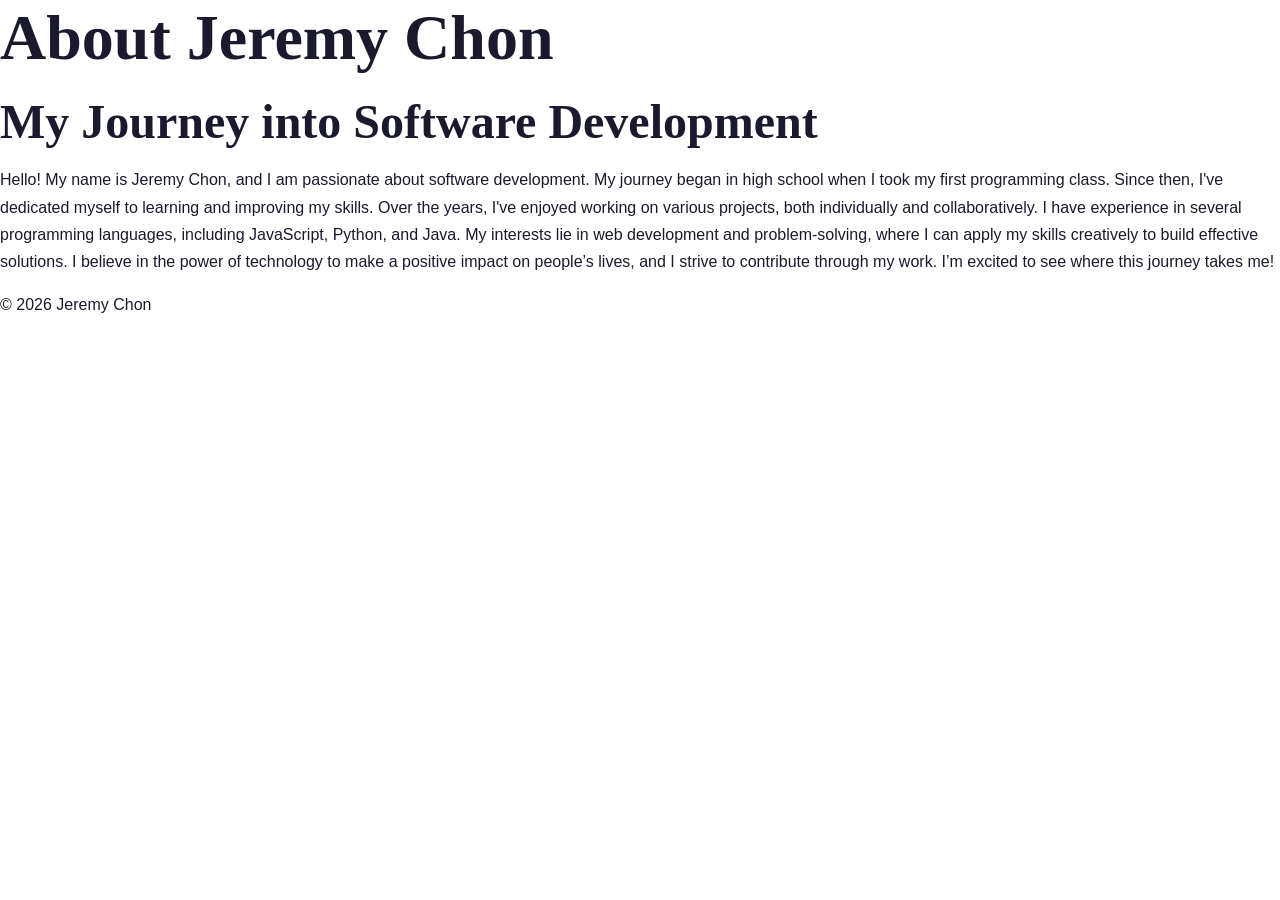
<file: about.html>
<!DOCTYPE html>
<html lang="en">
<head>
    <meta charset="UTF-8">
    <meta name="viewport" content="width=device-width, initial-scale=1.0">
    <title>About Jeremy Chon</title>
    <link rel="stylesheet" href="styles.css">
</head>
<body>
    <header>
        <h1>About Jeremy Chon</h1>
    </header>
    <main>
        <section>
            <h2>My Journey into Software Development</h2>
            <p>Hello! My name is Jeremy Chon, and I am passionate about software development. My journey began in high school when I took my first programming class. Since then, I've dedicated myself to learning and improving my skills.
            
            Over the years, I've enjoyed working on various projects, both individually and collaboratively. I have experience in several programming languages, including JavaScript, Python, and Java. My interests lie in web development and problem-solving, where I can apply my skills creatively to build effective solutions.
            
            I believe in the power of technology to make a positive impact on people’s lives, and I strive to contribute through my work. I’m excited to see where this journey takes me!
            </p>
        </section>
    </main>
    <footer>
        <p>&copy; 2026 Jeremy Chon</p>
    </footer>
</body>
</html>
</file>
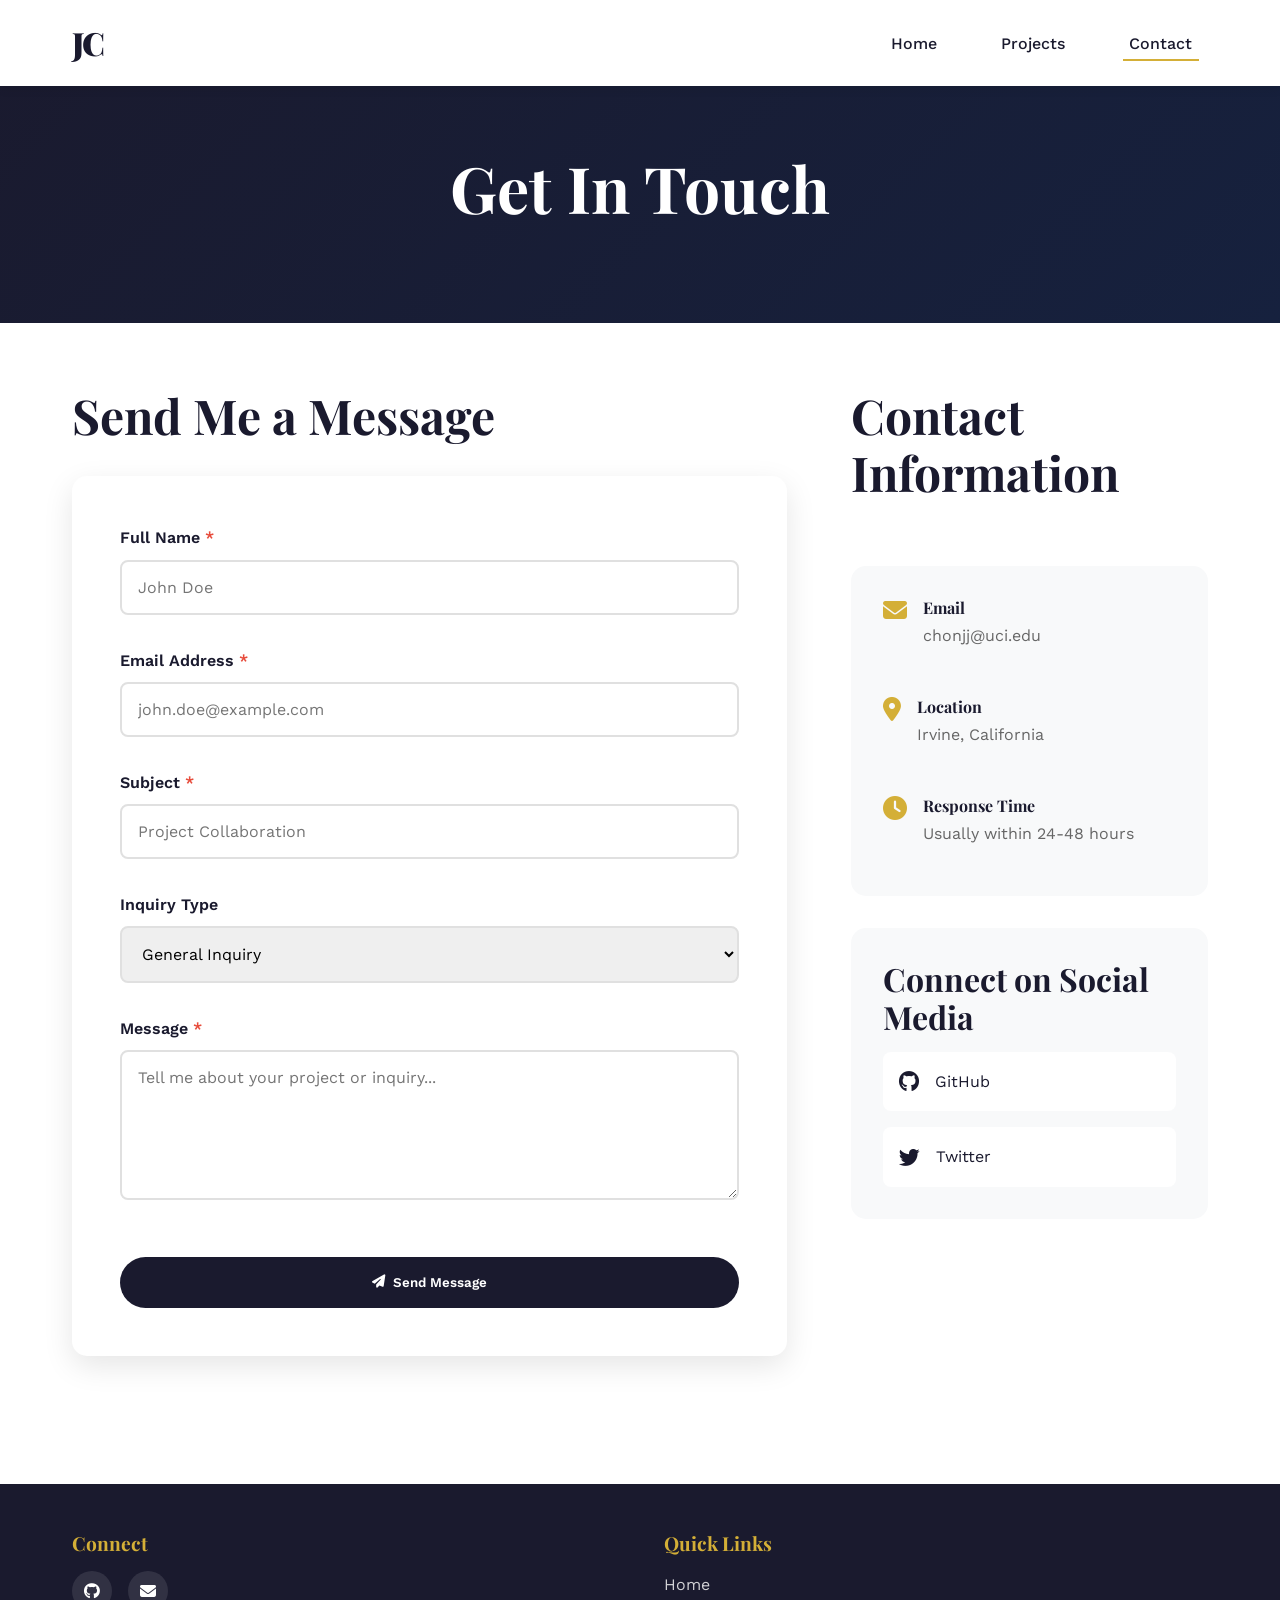
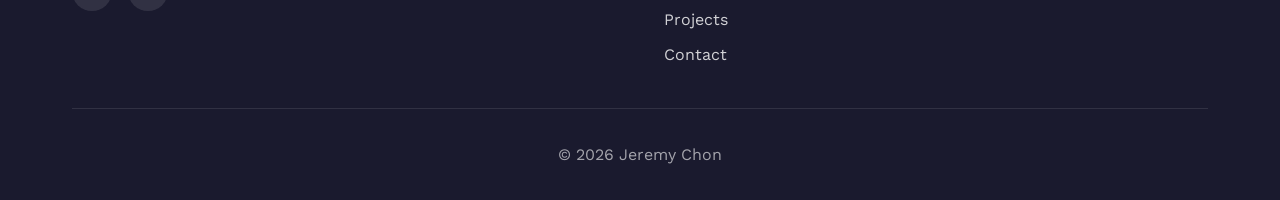
<file: contact.html>
<!DOCTYPE html>
<html lang="en">
<head>
    <meta charset="UTF-8">
    <meta name="viewport" content="width=device-width, initial-scale=1.0">
    <meta name="description" content="Contact Jeremy - Get in touch for collaboration opportunities">
    <title>Contact - Jeremy Chon</title>
    
    <!-- Google Fonts -->
    <link rel="preconnect" href="https://fonts.googleapis.com">
    <link rel="preconnect" href="https://fonts.gstatic.com" crossorigin>
    <link href="https://fonts.googleapis.com/css2?family=Playfair+Display:wght@400;700;900&family=Work+Sans:wght@300;400;500;600&display=swap" rel="stylesheet">
    
    <!-- Font Awesome Icons -->
    <link rel="stylesheet" href="https://cdnjs.cloudflare.com/ajax/libs/font-awesome/6.4.0/css/all.min.css">
    
    <!-- Main Stylesheet -->
    <link rel="stylesheet" href="styles.css">
</head>
<body>
    <!-- Navigation -->
    <nav class="navbar" aria-label="Main navigation">
        <div class="nav-container">
            <a href="index.html" class="logo">JC</a>
            <button class="nav-toggle" aria-label="Toggle navigation menu" aria-expanded="false">
                <span></span>
                <span></span>
                <span></span>
            </button>
            <ul class="nav-menu" role="menubar">
                <li role="none"><a href="index.html" role="menuitem">Home</a></li>
                <li role="none"><a href="projects.html" role="menuitem">Projects</a></li>
                <li role="none"><a href="contact.html" role="menuitem" class="active">Contact</a></li>
            </ul>
        </div>
    </nav>

    <!-- Page Header -->
    <header class="page-header">
        <div class="container">
            <h1>Get In Touch</h1>
        </div>
    </header>

    <!-- Contact Section -->
    <main class="contact-page">
        <div class="container">
            <div class="contact-grid">
                <!-- Contact Form -->
                <section class="contact-form-section">
                    <h2>Send Me a Message</h2>
                    <form class="contact-form" action="#" method="post">
                        <div class="form-group">
                            <label for="name">Full Name <span class="required">*</span></label>
                            <input type="text" 
                                   id="name" 
                                   name="name" 
                                   placeholder="John Doe" 
                                   required>
                        </div>

                        <div class="form-group">
                            <label for="email">Email Address <span class="required">*</span></label>
                            <input type="email" 
                                   id="email" 
                                   name="email" 
                                   placeholder="john.doe@example.com" 
                                   required>
                        </div>

                        <div class="form-group">
                            <label for="subject">Subject <span class="required">*</span></label>
                            <input type="text" 
                                   id="subject" 
                                   name="subject" 
                                   placeholder="Project Collaboration" 
                                   required>
                        </div>

                        <div class="form-group">
                            <label for="category">Inquiry Type</label>
                            <select id="category" name="category">
                                <option value="general">General Inquiry</option>
                                <option value="job">Job Opportunity</option>
                                <option value="collaboration">Collaboration</option>
                                <option value="feedback">Feedback</option>
                                <option value="other">Other</option>
                            </select>
                        </div>

                        <div class="form-group">
                            <label for="message">Message <span class="required">*</span></label>
                            <textarea id="message" 
                                      name="message" 
                                      rows="6" 
                                      placeholder="Tell me about your project or inquiry..." 
                                      required></textarea>
                        </div>

                        <button type="submit" class="btn btn-primary btn-submit">
                            <i class="fas fa-paper-plane"></i> Send Message
                        </button>
                    </form>
                </section>

                <!-- Contact Information -->
                <aside class="contact-info">
                    <h2>Contact Information</h2>
                    <div class="info-card">
                        <div class="info-item">
                            <i class="fas fa-envelope"></i>
                            <div class="info-content">
                                <h3>Email</h3>
                                <p><a href="mailto:chonjj@uci.edu">chonjj@uci.edu</a></p>
                            </div>
                        </div>

                        <div class="info-item">
                            <i class="fas fa-map-marker-alt"></i>
                            <div class="info-content">
                                <h3>Location</h3>
                                <p>Irvine, California</p>
                            </div>
                        </div>

                        <div class="info-item">
                            <i class="fas fa-clock"></i>
                            <div class="info-content">
                                <h3>Response Time</h3>
                                <p>Usually within 24-48 hours</p>
                            </div>
                        </div>
                    </div>

                    <div class="social-connect">
                        <h3>Connect on Social Media</h3>
                        <div class="social-links-large">
                            <a href="https://github.com/chonjj" 
                               target="_blank" 
                               rel="noopener noreferrer" 
                               class="social-link"
                               aria-label="Visit my GitHub profile">
                                <i class="fab fa-github"></i>
                                <span>GitHub</span>
                            </a>
                            <a href="https://twitter.com/yourusername" 
                               target="_blank" 
                               rel="noopener noreferrer" 
                               class="social-link"
                               aria-label="Visit my Twitter profile">
                                <i class="fab fa-twitter"></i>
                                <span>Twitter</span>
                            </a>
                        </div>
                    </div>
                </aside>
            </div>
        </div>
    </main>

    <!-- Footer -->
    <footer class="footer">
        <div class="container">
            <div class="footer-content">
                <div class="footer-section">
                    <h3>Connect</h3>
                    <div class="social-links">
                        <a href="https://github.com/chonjj" target="_blank" rel="noopener noreferrer" aria-label="GitHub profile">
                            <i class="fab fa-github"></i>
                            <span class="sr-only">GitHub</span>
                        </a>
                        <a href="mailto:chonjj@uci.edu" aria-label="Email contact">
                            <i class="fas fa-envelope"></i>
                            <span class="sr-only">Email</span>
                        </a>
                    </div>
                </div>
                <div class="footer-section">
                    <h3>Quick Links</h3>
                    <ul class="footer-links">
                        <li><a href="index.html">Home</a></li>
                        <li><a href="projects.html">Projects</a></li>
                        <li><a href="contact.html">Contact</a></li>
                    </ul>
                </div>
            </div>
            <div class="footer-bottom">
                <p>&copy; 2026 Jeremy Chon</p>
            </div>
        </div>
    </footer>

    <script src="script.js"></script>
</body>
</html>
</file>
<file: styles.css>
/* CSS Variables & Reset */
:root {
    /* Color Palette - Elegant navy and gold theme */
    --primary-color: #1a1a2e;
    --secondary-color: #16213e;
    --accent-color: #d4af37;
    --accent-light: #f0e68c;
    --text-dark: #1a1a2e;
    --text-light: #ffffff;
    --text-gray: #666666;
    --bg-light: #f8f9fa;
    --bg-white: #ffffff;
    --border-color: #e0e0e0;
    
    /* Typography */
    --font-display: 'Playfair Display', serif;
    --font-body: 'Work Sans', sans-serif;
    
    /* Spacing */
    --spacing-xs: 0.5rem;
    --spacing-sm: 1rem;
    --spacing-md: 2rem;
    --spacing-lg: 3rem;
    --spacing-xl: 4rem;
    
    /* Transitions */
    --transition-fast: 0.2s ease;
    --transition-normal: 0.3s ease;
    --transition-slow: 0.5s ease;
}

* {
    margin: 0;
    padding: 0;
    box-sizing: border-box;
}

html {
    scroll-behavior: smooth;
}

body {
    font-family: var(--font-body);
    color: var(--text-dark);
    line-height: 1.7;
    background-color: var(--bg-white);
}

img {
    max-width: 100%;
    height: auto;
    display: block;
}

a {
    text-decoration: none;
    color: inherit;
    transition: var(--transition-normal);
}

ul {
    list-style: none;
}

/* Screen Reader Only - for accessibility */
.sr-only {
    position: absolute;
    width: 1px;
    height: 1px;
    padding: 0;
    margin: -1px;
    overflow: hidden;
    clip: rect(0, 0, 0, 0);
    white-space: nowrap;
    border-width: 0;
}

/* Typography */
h1, h2, h3, h4, h5, h6 {
    font-family: var(--font-display);
    font-weight: 700;
    line-height: 1.2;
    margin-bottom: var(--spacing-sm);
}

h1 {
    font-size: clamp(2.5rem, 5vw, 4rem);
}

h2 {
    font-size: clamp(2rem, 4vw, 3rem);
}

h3 {
    font-size: clamp(1.5rem, 3vw, 2rem);
}

p {
    margin-bottom: var(--spacing-sm);
}

/* Container & Layout */
.container {
    max-width: 1200px;
    margin: 0 auto;
    padding: 0 var(--spacing-md);
}

/* Navigation */
.navbar {
    position: fixed;
    top: 0;
    left: 0;
    right: 0;
    background-color: var(--bg-white);
    box-shadow: 0 2px 10px rgba(0, 0, 0, 0.1);
    z-index: 1000;
    transition: var(--transition-normal);
}

.nav-container {
    max-width: 1200px;
    margin: 0 auto;
    padding: var(--spacing-sm) var(--spacing-md);
    display: flex;
    justify-content: space-between;
    align-items: center;
}

.logo {
    font-family: var(--font-display);
    font-size: 2rem;
    font-weight: 900;
    color: var(--primary-color);
    letter-spacing: -0.05em;
}

.nav-menu {
    display: flex;
    gap: var(--spacing-md);
    align-items: center;
}

.nav-menu a {
    font-weight: 500;
    color: var(--text-dark);
    padding: var(--spacing-xs) var(--spacing-sm);
    position: relative;
}

.nav-menu a::after {
    content: '';
    position: absolute;
    bottom: 0;
    left: 50%;
    width: 0;
    height: 2px;
    background-color: var(--accent-color);
    transform: translateX(-50%);
    transition: var(--transition-normal);
}

.nav-menu a:hover::after,
.nav-menu a.active::after {
    width: 80%;
}

.nav-toggle {
    display: none;
    flex-direction: column;
    gap: 5px;
    background: none;
    border: none;
    cursor: pointer;
    padding: var(--spacing-xs);
}

.nav-toggle span {
    width: 25px;
    height: 3px;
    background-color: var(--primary-color);
    transition: var(--transition-normal);
}

/* Hero Section */
.hero {
    min-height: 100vh;
    display: flex;
    align-items: center;
    justify-content: center;
    padding-top: 80px;
    background: linear-gradient(135deg, var(--bg-light) 0%, var(--bg-white) 100%);
    position: relative;
}

.hero-content {
    display: grid;
    grid-template-columns: 1fr 1fr;
    gap: var(--spacing-xl);
    align-items: center;
    max-width: 1200px;
    margin: 0 auto;
    padding: var(--spacing-md);
}

.hero-text {
    animation: fadeInUp 0.8s ease;
}

.title-line {
    display: block;
    font-size: 1.5rem;
    font-weight: 400;
    color: var(--text-gray);
    margin-bottom: var(--spacing-xs);
    font-family: var(--font-body);
}

.title-name {
    display: block;
    font-size: clamp(3rem, 6vw, 5rem);
    font-weight: 900;
    background: linear-gradient(135deg, var(--primary-color), var(--accent-color));
    -webkit-background-clip: text;
    -webkit-text-fill-color: transparent;
    background-clip: text;
    margin-bottom: var(--spacing-sm);
}

.hero-subtitle {
    font-size: 1.5rem;
    color: var(--secondary-color);
    margin-bottom: var(--spacing-md);
}

.hero-description {
    font-size: 1.1rem;
    color: var(--text-gray);
    margin-bottom: var(--spacing-lg);
    line-height: 1.8;
}

.hero-cta {
    display: flex;
    gap: var(--spacing-sm);
    flex-wrap: wrap;
}

.hero-image {
    animation: fadeInRight 0.8s ease 0.2s both;
}

.image-wrapper {
    position: relative;
    max-width: 400px;
    margin: 0 auto;
}

.profile-photo {
    width: 100%;
    border-radius: 20px;
    box-shadow: 0 20px 60px rgba(0, 0, 0, 0.2);
    position: relative;
    z-index: 2;
}

.image-decoration {
    position: absolute;
    top: -20px;
    right: -20px;
    width: 100%;
    height: 100%;
    border: 3px solid var(--accent-color);
    border-radius: 20px;
    z-index: 1;
}

.scroll-indicator {
    position: absolute;
    bottom: 40px;
    left: 50%;
    transform: translateX(-50%);
    display: flex;
    flex-direction: column;
    align-items: center;
    gap: var(--spacing-xs);
    color: var(--text-gray);
    font-size: 0.9rem;
    animation: bounce 2s infinite;
}

/* Buttons */
.btn {
    display: inline-flex;
    align-items: center;
    gap: var(--spacing-xs);
    padding: 1rem 2rem;
    border-radius: 50px;
    font-weight: 600;
    cursor: pointer;
    transition: var(--transition-normal);
    border: 2px solid transparent;
    font-family: var(--font-body);
}

.btn-primary {
    background-color: var(--primary-color);
    color: var(--text-light);
}

.btn-primary:hover {
    background-color: var(--secondary-color);
    transform: translateY(-2px);
    box-shadow: 0 10px 25px rgba(26, 26, 46, 0.3);
}

.btn-secondary {
    background-color: transparent;
    color: var(--primary-color);
    border-color: var(--primary-color);
}

.btn-secondary:hover {
    background-color: var(--primary-color);
    color: var(--text-light);
    transform: translateY(-2px);
}

.btn-outline {
    background-color: transparent;
    color: var(--accent-color);
    border-color: var(--accent-color);
}

.btn-outline:hover {
    background-color: var(--accent-color);
    color: var(--text-dark);
}

/* Sections */
.about,
.featured-projects {
    padding: var(--spacing-xl) 0;
}

.section-title {
    text-align: center;
    margin-bottom: var(--spacing-lg);
    position: relative;
    display: inline-block;
    left: 50%;
    transform: translateX(-50%);
}

.section-title::after {
    content: '';
    position: absolute;
    bottom: -10px;
    left: 50%;
    transform: translateX(-50%);
    width: 60px;
    height: 4px;
    background: linear-gradient(90deg, var(--accent-color), var(--accent-light));
    border-radius: 2px;
}

/* About Section */
.about {
    background-color: var(--bg-light);
}

.about-content {
    max-width: 900px;
    margin: 0 auto;
}

.about-text p {
    font-size: 1.1rem;
    color: var(--text-gray);
    margin-bottom: var(--spacing-md);
}

.skills-grid {
    display: grid;
    grid-template-columns: repeat(auto-fit, minmax(200px, 1fr));
    gap: var(--spacing-md);
    margin-top: var(--spacing-lg);
}

.skill-category {
    background-color: var(--bg-white);
    padding: var(--spacing-md);
    border-radius: 10px;
    box-shadow: 0 5px 15px rgba(0, 0, 0, 0.08);
}

.skill-category h3 {
    color: var(--accent-color);
    margin-bottom: var(--spacing-sm);
    font-size: 1.2rem;
}

.skill-category ul li {
    padding: var(--spacing-xs) 0;
    color: var(--text-gray);
    position: relative;
    padding-left: 20px;
}

.skill-category ul li::before {
    content: '▸';
    position: absolute;
    left: 0;
    color: var(--accent-color);
}

/* Projects */
.projects-grid {
    display: grid;
    grid-template-columns: repeat(auto-fit, minmax(300px, 1fr));
    gap: var(--spacing-lg);
    margin-bottom: var(--spacing-lg);
}

.project-card {
    background-color: var(--bg-white);
    border-radius: 15px;
    overflow: hidden;
    box-shadow: 0 10px 30px rgba(0, 0, 0, 0.1);
    transition: var(--transition-normal);
}

.project-card:hover {
    transform: translateY(-10px);
    box-shadow: 0 20px 40px rgba(0, 0, 0, 0.15);
}

.project-image {
    position: relative;
    overflow: hidden;
    aspect-ratio: 3/2;
}

.project-image img {
    width: 100%;
    height: 100%;
    object-fit: cover;
    transition: var(--transition-slow);
}

.project-card:hover .project-image img {
    transform: scale(1.1);
}

.project-overlay {
    position: absolute;
    top: 0;
    left: 0;
    right: 0;
    bottom: 0;
    background: rgba(26, 26, 46, 0.9);
    display: flex;
    align-items: center;
    justify-content: center;
    opacity: 0;
    transition: var(--transition-normal);
}

.project-card:hover .project-overlay {
    opacity: 1;
}

.project-link {
    color: var(--text-light);
    font-weight: 600;
    padding: var(--spacing-sm) var(--spacing-md);
    border: 2px solid var(--text-light);
    border-radius: 50px;
    transition: var(--transition-normal);
}

.project-link:hover {
    background-color: var(--accent-color);
    border-color: var(--accent-color);
    color: var(--text-dark);
}

.project-info {
    padding: var(--spacing-md);
}

.project-info h3 {
    color: var(--primary-color);
    margin-bottom: var(--spacing-sm);
}

.project-info p {
    color: var(--text-gray);
    margin-bottom: var(--spacing-sm);
}

.project-tags {
    display: flex;
    flex-wrap: wrap;
    gap: var(--spacing-xs);
}

.tag {
    background-color: var(--bg-light);
    color: var(--primary-color);
    padding: 0.3rem 0.8rem;
    border-radius: 20px;
    font-size: 0.85rem;
    font-weight: 500;
}

.view-all {
    text-align: center;
    margin-top: var(--spacing-lg);
}

/* Page Header */
.page-header {
    padding: 150px 0 80px;
    background: linear-gradient(135deg, var(--primary-color), var(--secondary-color));
    color: var(--text-light);
    text-align: center;
}

.page-header h1 {
    color: var(--text-light);
    margin-bottom: var(--spacing-sm);
}

.page-header p {
    font-size: 1.2rem;
    opacity: 0.9;
}

/* Projects Page */
.projects-page {
    padding: var(--spacing-xl) 0;
}

.project-detail {
    display: grid;
    grid-template-columns: 1fr 1fr;
    gap: var(--spacing-xl);
    margin-bottom: var(--spacing-xl);
    align-items: center;
    padding: var(--spacing-xl) 0;
    border-bottom: 1px solid var(--border-color);
}

.project-detail:last-of-type {
    border-bottom: none;
}

.project-detail:nth-child(even) {
    direction: rtl;
}

.project-detail:nth-child(even) .project-detail-content {
    direction: ltr;
}

.project-detail-image img {
    border-radius: 15px;
    box-shadow: 0 10px 30px rgba(0, 0, 0, 0.15);
}

.project-date {
    color: var(--accent-color);
    font-weight: 600;
    margin-bottom: var(--spacing-sm);
}

.project-features h3,
.project-technologies h3 {
    margin-top: var(--spacing-md);
    margin-bottom: var(--spacing-sm);
    color: var(--secondary-color);
}

.project-features ul li {
    padding: var(--spacing-xs) 0;
    color: var(--text-gray);
    position: relative;
    padding-left: 25px;
}

.project-features ul li::before {
    content: '•';
    position: absolute;
    left: 0;
    color: var(--accent-color);
    font-weight: bold;
}

.tech-tags {
    display: flex;
    flex-wrap: wrap;
    gap: var(--spacing-xs);
}

.project-links {
    margin-top: var(--spacing-md);
    display: flex;
    gap: var(--spacing-sm);
    flex-wrap: wrap;
}

/* Contact Page */
.contact-page {
    padding: var(--spacing-xl) 0;
}

.contact-grid {
    display: grid;
    grid-template-columns: 2fr 1fr;
    gap: var(--spacing-xl);
}

.contact-form-section h2,
.contact-info h2 {
    margin-bottom: var(--spacing-md);
    color: var(--primary-color);
}

.contact-form {
    background-color: var(--bg-white);
    padding: var(--spacing-lg);
    border-radius: 15px;
    box-shadow: 0 10px 30px rgba(0, 0, 0, 0.1);
}

.form-group {
    margin-bottom: var(--spacing-md);
}

.form-group label {
    display: block;
    margin-bottom: var(--spacing-xs);
    font-weight: 600;
    color: var(--primary-color);
}

.required {
    color: #e74c3c;
}

.form-group input,
.form-group select,
.form-group textarea {
    width: 100%;
    padding: var(--spacing-sm);
    border: 2px solid var(--border-color);
    border-radius: 8px;
    font-family: var(--font-body);
    font-size: 1rem;
    transition: var(--transition-normal);
}

.form-group input:focus,
.form-group select:focus,
.form-group textarea:focus {
    outline: none;
    border-color: var(--accent-color);
}

.btn-submit {
    width: 100%;
    justify-content: center;
    margin-top: var(--spacing-sm);
}

.contact-info {
    display: flex;
    flex-direction: column;
    gap: var(--spacing-md);
}

.info-card {
    background-color: var(--bg-light);
    padding: var(--spacing-md);
    border-radius: 15px;
}

.info-item {
    display: flex;
    gap: var(--spacing-sm);
    margin-bottom: var(--spacing-md);
    align-items: flex-start;
}

.info-item:last-child {
    margin-bottom: 0;
}

.info-item i {
    font-size: 1.5rem;
    color: var(--accent-color);
    flex-shrink: 0;
}

.info-content h3 {
    font-size: 1rem;
    margin-bottom: 0.3rem;
    color: var(--primary-color);
}

.info-content p,
.info-content a {
    color: var(--text-gray);
}

.info-content a:hover {
    color: var(--accent-color);
}

.social-connect {
    background-color: var(--bg-light);
    padding: var(--spacing-md);
    border-radius: 15px;
}

.social-links-large {
    display: flex;
    flex-direction: column;
    gap: var(--spacing-sm);
    margin-top: var(--spacing-sm);
}

.social-link {
    display: flex;
    align-items: center;
    gap: var(--spacing-sm);
    padding: var(--spacing-sm);
    background-color: var(--bg-white);
    border-radius: 8px;
    transition: var(--transition-normal);
}

.social-link:hover {
    background-color: var(--accent-color);
    color: var(--text-dark);
    transform: translateX(5px);
}

.social-link i {
    font-size: 1.3rem;
}

/* Footer */
.footer {
    background-color: var(--primary-color);
    color: var(--text-light);
    padding: var(--spacing-lg) 0 var(--spacing-md);
    margin-top: var(--spacing-xl);
}

.footer-content {
    display: grid;
    grid-template-columns: repeat(auto-fit, minmax(200px, 1fr));
    gap: var(--spacing-lg);
    margin-bottom: var(--spacing-md);
}

.footer-section h3 {
    color: var(--accent-color);
    margin-bottom: var(--spacing-sm);
    font-size: 1.2rem;
}

.social-links {
    display: flex;
    gap: var(--spacing-sm);
}

.social-links a {
    width: 40px;
    height: 40px;
    display: flex;
    align-items: center;
    justify-content: center;
    background-color: rgba(255, 255, 255, 0.1);
    border-radius: 50%;
    transition: var(--transition-normal);
}

.social-links a:hover {
    background-color: var(--accent-color);
    color: var(--text-dark);
    transform: translateY(-3px);
}

.footer-links li {
    margin-bottom: var(--spacing-xs);
}

.footer-links a {
    color: rgba(255, 255, 255, 0.8);
}

.footer-links a:hover {
    color: var(--accent-color);
}

.footer-bottom {
    text-align: center;
    padding-top: var(--spacing-md);
    border-top: 1px solid rgba(255, 255, 255, 0.1);
}

.footer-bottom p {
    color: rgba(255, 255, 255, 0.6);
    margin: 0;
}

/* Animations */
@keyframes fadeInUp {
    from {
        opacity: 0;
        transform: translateY(30px);
    }
    to {
        opacity: 1;
        transform: translateY(0);
    }
}

@keyframes fadeInRight {
    from {
        opacity: 0;
        transform: translateX(30px);
    }
    to {
        opacity: 1;
        transform: translateX(0);
    }
}

@keyframes bounce {
    0%, 100% {
        transform: translateX(-50%) translateY(0);
    }
    50% {
        transform: translateX(-50%) translateY(-10px);
    }
}

@keyframes pulse {
    0%, 100% {
        opacity: 1;
    }
    50% {
        opacity: 0.5;
    }
}

/* Responsive Design */
@media (max-width: 968px) {
    .hero-content {
        grid-template-columns: 1fr;
        text-align: center;
    }
    
    .hero-image {
        order: -1;
    }
    
    .image-wrapper {
        max-width: 300px;
    }
    
    .hero-cta {
        justify-content: center;
    }
    
    .project-detail {
        grid-template-columns: 1fr;
    }
    
    .project-detail:nth-child(even) {
        direction: ltr;
    }
    
    .contact-grid {
        grid-template-columns: 1fr;
    }
    
    .skills-grid {
        grid-template-columns: 1fr;
    }
}

@media (max-width: 768px) {
    :root {
        --spacing-xl: 3rem;
        --spacing-lg: 2rem;
    }
    
    .nav-toggle {
        display: flex;
    }
    
    .nav-menu {
        position: fixed;
        top: 70px;
        left: -100%;
        width: 100%;
        flex-direction: column;
        background-color: var(--bg-white);
        box-shadow: 0 10px 30px rgba(0, 0, 0, 0.1);
        padding: var(--spacing-md);
        transition: var(--transition-normal);
        gap: 0;
    }
    
    .nav-menu.active {
        left: 0;
    }
    
    .nav-menu a {
        width: 100%;
        padding: var(--spacing-sm);
        border-bottom: 1px solid var(--border-color);
    }
    
    .projects-grid {
        grid-template-columns: 1fr;
    }
}

@media (max-width: 480px) {
    .btn {
        padding: 0.8rem 1.5rem;
        font-size: 0.9rem;
    }
    
    .hero-cta {
        flex-direction: column;
        width: 100%;
    }
    
    .hero-cta .btn {
        width: 100%;
    }
    
    .project-links {
        flex-direction: column;
    }
    
    .project-links .btn {
        width: 100%;
    }
}

/* Print Styles */
@media print {
    .navbar,
    .footer,
    .hero-cta,
    .scroll-indicator,
    .nav-toggle {
        display: none;
    }
    
    body {
        font-size: 12pt;
    }
    
    .hero {
        min-height: auto;
        padding: 2rem 0;
    }
}
</file>
